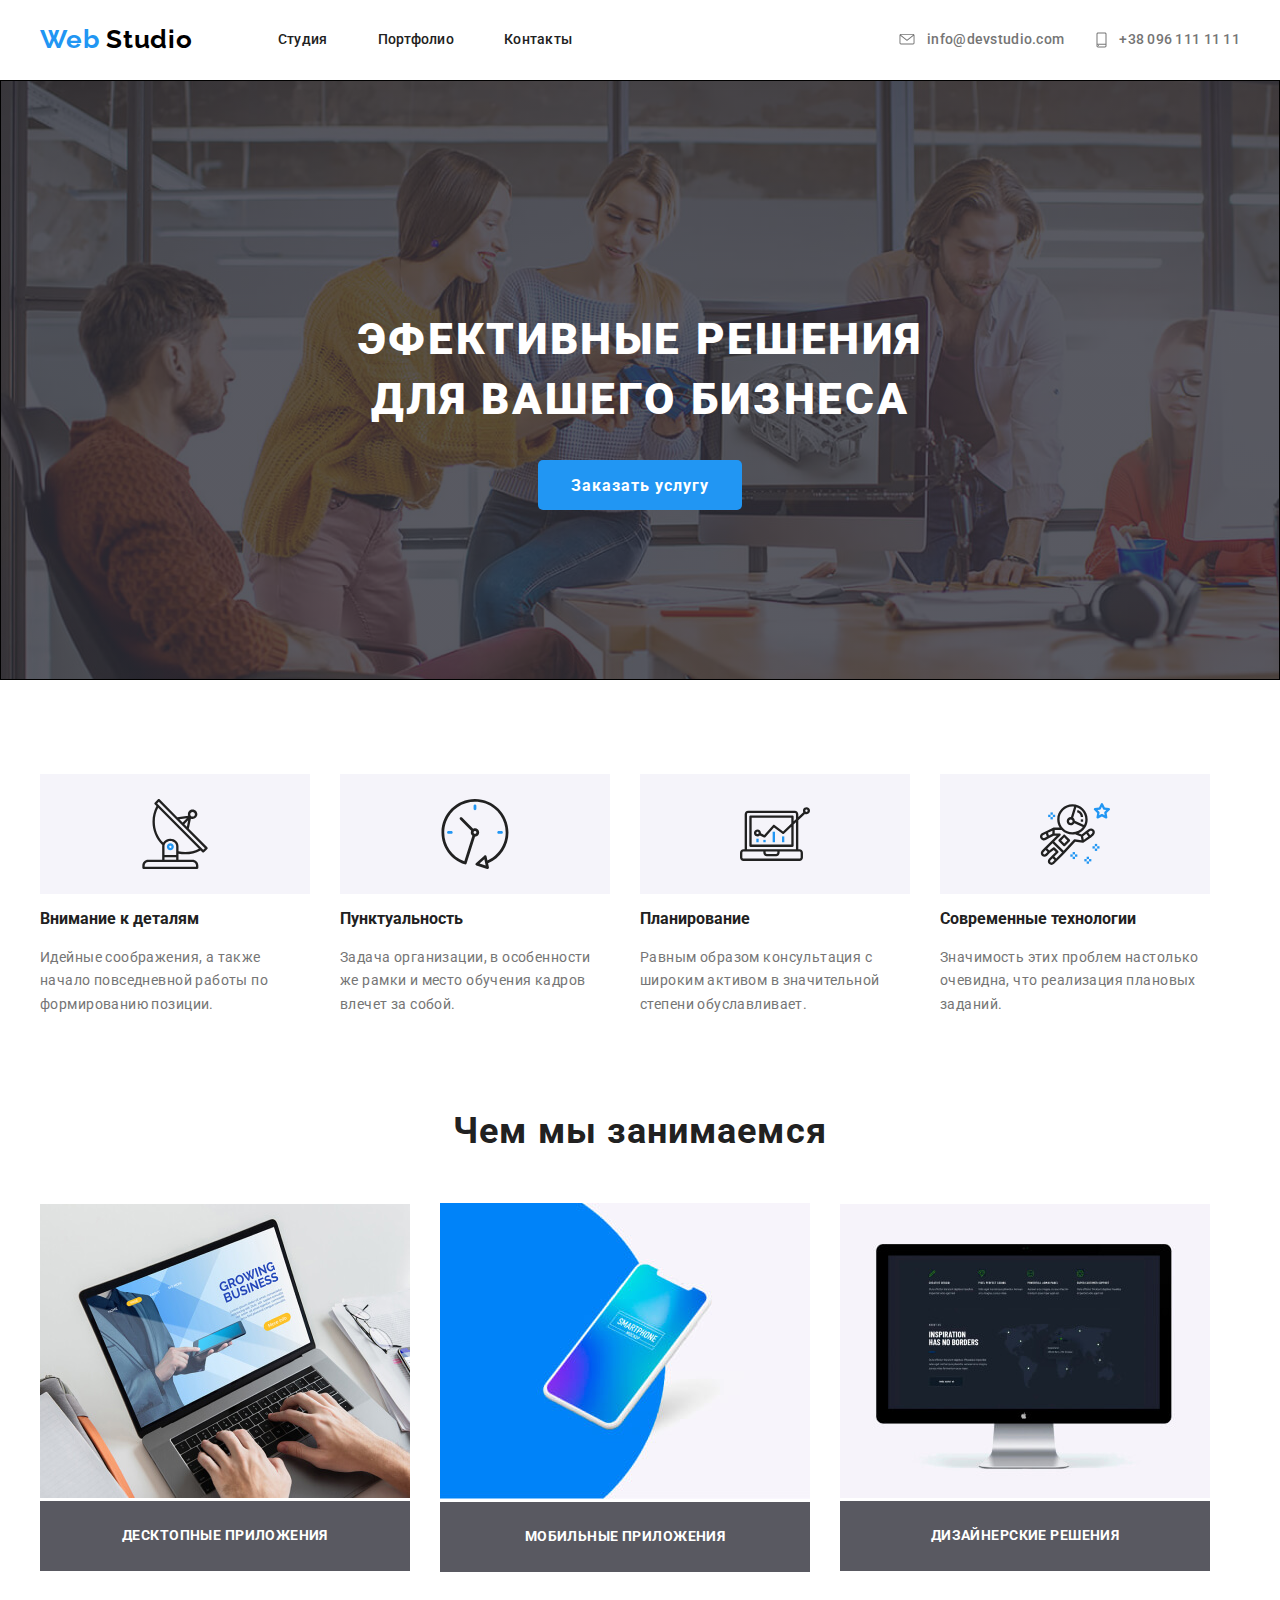
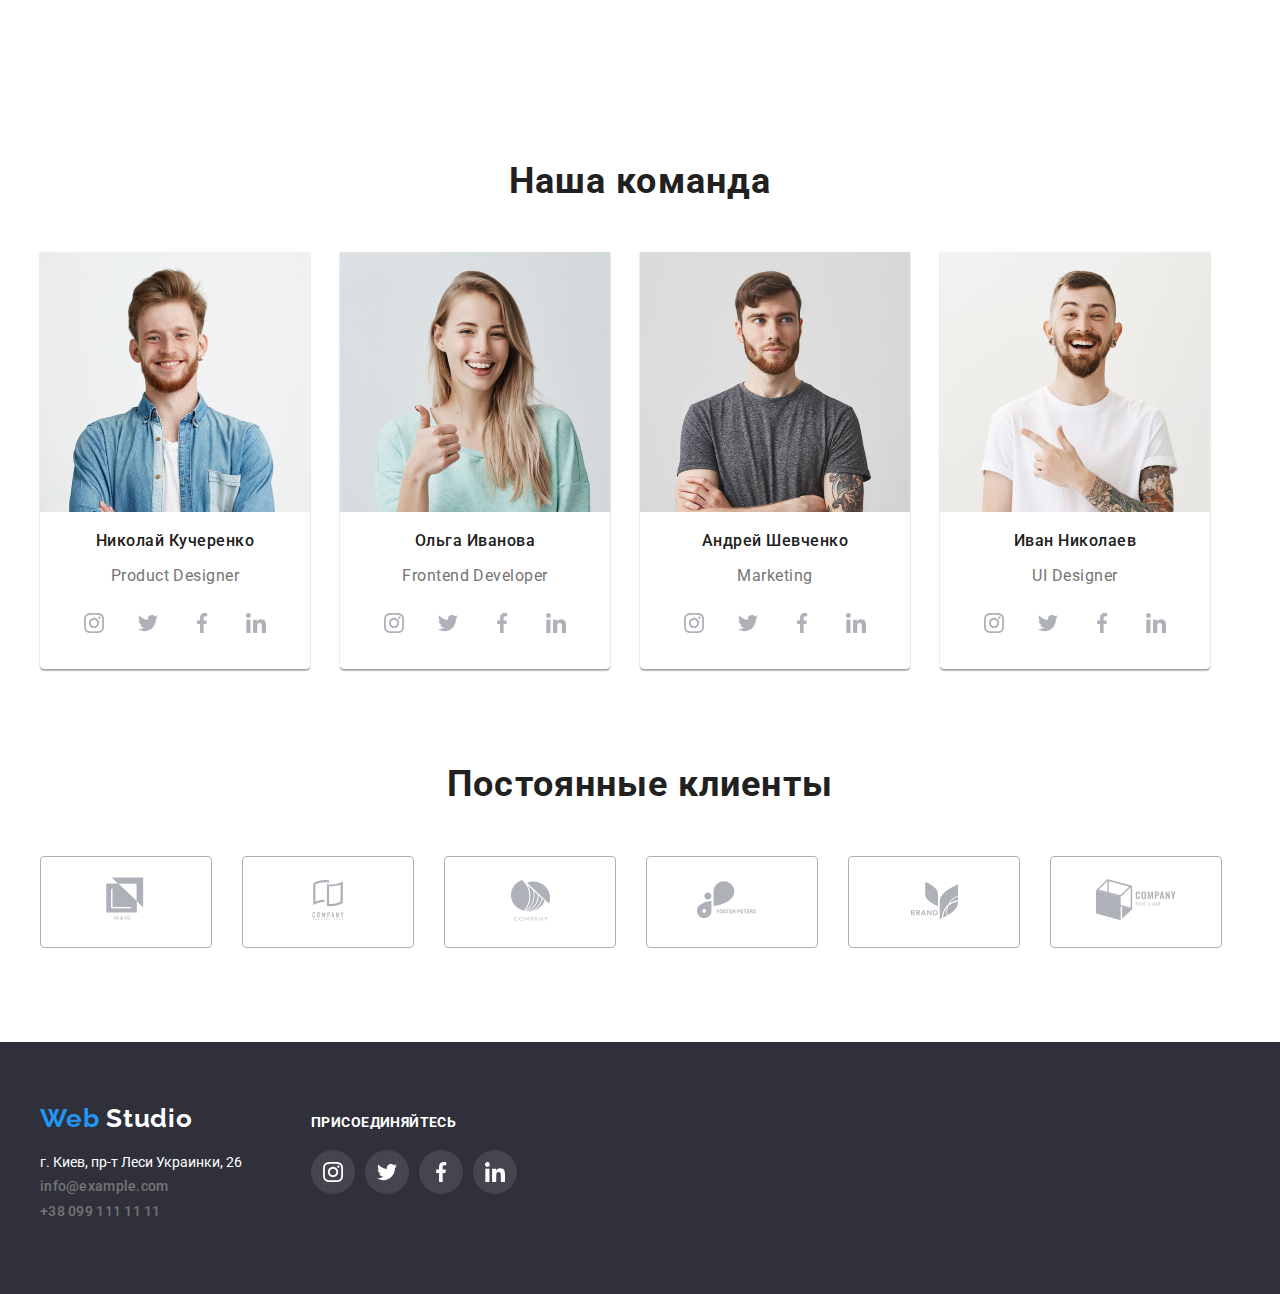
<file: index.html>
<!DOCTYPE html>
<html lang="ru">
  <head>
    <meta charset="UTF-8" />
    <meta name="viewport" content="width=device-width, initial-scale=1.0" />
    <title>Module 3</title>
    <link
      href="https://fonts.googleapis.com/css2?family=Raleway:wght@700&family=Roboto:wght@100;400;500;700&display=swap"
      rel="stylesheet"
    />
    <link rel="stylesheet" href="./styles/common.css" />
    <link rel="stylesheet" href="./styles/main.css" />
    <link rel="stylesheet" href="./styles/normalize.css" />
  </head>
  <body>

<!-- Header -->

    <header class="header">
      <div class="container">
        <nav class="navigation">
          <a class="logo link" href="index.html">
            <span class="logo-part">Web</span> Studio</a>
          <ul class="navigation-list list margin-zero">
            <li class="navigation-list-item">
              <a class="navigation-list-link link" href="./index.html"
                >Студия</a>
            </li>
            <li class="navigation-list-item">
              <a class="navigation-list-link link" href="./portfolio.html"
                >Портфолио</a>
            </li>
            <li class="navigation-list-item">
              <a class="navigation-list-link link" href="">Контакты</a>
            </li>
          </ul>
        </nav>
        <ul class="list margin-zero">
          <li class="contacts-item">
            <address>
              <a class="contacts-link" href="mailto:info@devstudio.com">
                <svg class="link-svg" width="20" height="15">
                  <use href="./Images/sprite.svg#icon-envelope"></use>
                </svg>info@devstudio.com</a>
            </address>
          </li>
          <li class="contacts-item">
            <address>
              <a class="contacts-link" href="tel:+380961111111"
                >
                <svg class="link-svg" width="15" height="20">
                  <use href="./Images/sprite.svg#icon-smartphone"></use>
                </svg>+38 096 111 11 11</a>
            </address>
          </li>
        </ul>
      </div>
    </header>

<!-- Main -->

    <main class="main">
      <section class="hero">
        <h1 class="main-title">
          Эфективные решения <br />
          для вашего бизнеса
        </h1>
        <button class="button-primary">
          Заказать услугу
        </button>
      </section>
      <section class="container mar-bot-container">
        <h2 hidden>Почему мы лучшие?</h2>
        <ul class="feature-list margin-zero">
          <li class="feature-list-item">
            <div class="feature-list-link">
              <svg class="feature-list-svg" width="70" height="70">
                <use href="./Images/sprite.svg#icon-antenna"></use>
              </svg>
              <!-- <img class="feature-list-img" src="./Images/antenna.svg" alt="Антенна" /> -->
            </div>
            <h3 class="feature-list-header">Внимание к деталям</h3>
            <p class="feature-list-text margin-zero">
              Идейные соображения, а также </br> начало повседневной работы по </br>
              формированию позиции.
            </p>
          </li>
          <li class="feature-list-item">
            <div class="feature-list-link">
              <svg class="feature-list-svg" width="70" height="70">
                <use href="./Images/sprite.svg#icon-clock"></use>
              </svg>
              <!-- <img class="feature-list-img" src="./Images/clock.svg" alt="Часы" /> -->
            </div>
            <h3 class="feature-list-header">Пунктуальность</h3>
            <p class="feature-list-text margin-zero">
              Задача организации, в особенности </br> же рамки и место обучения кадров </br>
              влечет за собой.
            </p>
          </li>
          <li class="feature-list-item">
            <div class="feature-list-link">
              <svg class="feature-list-svg" width="70" height="70">
                <use href="./Images/sprite.svg#icon-diagram"></use>
              </svg>
              <!-- <img class="feature-list-img" src="./Images/diagram.svg" alt="Диаграмма" /> -->
            </div>
            <h3 class="feature-list-header">Планирование</h3>
            <p class="feature-list-text margin-zero">
              Равным образом консультация с </br> широким активом в значительной </br>
              степени обуславливает.
            </p>
          </li>
          <li class="feature-list-item">
            <div class="feature-list-link">
              <svg class="feature-list-svg" width="70" height="70">
                <use href="./Images/sprite.svg#icon-astronaut"></use>
              </svg>
              <!-- <img class="feature-list-img" src="./Images/Group.svg" alt="Технологии" /> -->
            </div>
            <h3 class="feature-list-header">Современные технологии</h3>
            <p class="feature-list-text margin-zero">
              Значимость этих проблем настолько </br> очевидна, что реализация
              плановых </br> заданий.
            </p>
          </li>
        </ul>
      </section>

<!-- What we do -->

      <section class="container">
        <h2 class="what-we-do">Чем мы занимаемся</h2>
        <ul class="list margin-zero what-do-we-do-list">
          <li class="what-we-do-list">
            <img src="./Images/Desktop-app.jpg" alt="Десктопные приложения" />
            <p class="margin-zero what-we-do-link">
              <b class="what-we-do-description">Десктопные приложения</b>
            </p>
          </li>
          <li class="what-we-do-list">
            <img src="./Images/Mobile-app.jpg" alt="Мобильные приложения" />
            <p class="margin-zero what-we-do-link">
              <b class="what-we-do-description">Мобильные приложения</b>
            </p>
          </li>
          <li class="what-we-do-list">
            <img
              src="./Images/Design-decision.jpg"
              alt="Дизайнерские решения"
            />
            <p class="margin-zero what-we-do-link">
              <b class="what-we-do-description">Дизайнерские решения</b>
            </p>
          </li>
        </ul>
      </section>

      <!-- Team -->
      
      <section class="container mar-bot-container">
        <h2 class="team">Наша команда</h2>
        <ul class="list margin-zero team-photo-block">
                      <li class="team-contacts">
                        <img src="./Images/teammate-1.jpg" alt="Teammate-1" />
                        <h3 class="teammate">Николай Кучеренко</h3>
                        <p class="team-position">Product Designer</p>
                        <ul class="team-social-links margin-zero">
                          <li class="team-social-links-item">
                            <a href="" class="social-icons-link-svg">
                              <svg class="social-icons-svg">
                                <use href="./Images/sprite.svg#icon-instagram"></use>
                              </svg>
                            </a>
                          </li>
                          <li class="team-social-links-item">
                            <a href="" class="social-icons-link-svg">
                              <svg class="social-icons-svg social-link-item-svg">
                                <use href="./Images/sprite.svg#icon-twitter"></use>
                              </svg>
                            </a>
                          </li>
                          <li class="team-social-links-item">
                            <a href="" class="social-icons-link-svg">
                              <svg class="social-icons-svg">
                                <use href="./Images/sprite.svg#icon-facebook"></use>
                              </svg>
                            </a>
                          </li>
                          <li class="team-social-links-item">
                            <a href="" class="social-icons-link-svg">
                              <svg class="social-icons-svg">
                                <use href="./Images/sprite.svg#icon-linkedin"></use>
                              </svg>
                            </a>
                          </li>
                        </ul>
                      </li>
                      <li class="team-contacts">
                        <img src="./Images/teammate-2.jpg" alt="Teammate-2" />
                        <h3 class="teammate">Ольга Иванова</h3>
                        <p class="team-position">Frontend Developer</p>
                        <ul class="team-social-links margin-zero">
                          <li class="team-social-links-item">
                            <a href="" class="social-icons-link-svg">
                              <svg class="social-icons-svg">
                                <use href="./Images/sprite.svg#icon-instagram"></use>
                              </svg>
                            </a>
                          </li>
                          <li class="team-social-links-item">
                            <a href="" class="social-icons-link-svg">
                              <svg class="social-icons-svg">
                                <use href="./Images/sprite.svg#icon-twitter"></use>
                              </svg>
                            </a>
                          </li>
                          <li class="team-social-links-item">
                            <a href="" class="social-icons-link-svg">
                              <svg class="social-icons-svg">
                                <use href="./Images/sprite.svg#icon-facebook"></use>
                              </svg>
                            </a>
                          </li>
                          <li class="team-social-links-item">
                            <a href="" class="social-icons-link-svg">
                              <svg class="social-icons-svg">
                                <use href="./Images/sprite.svg#icon-linkedin"></use>
                              </svg>
                            </a>
                          </li>
                        </ul>
                      </li>
            <li class="team-contacts">
              <img src="./Images/teammate-3.jpg" alt="Teammate-3" />
              <h3 class="teammate">Андрей Шевченко</h3>
              <p class="team-position">Marketing</p>
              <ul class="team-social-links margin-zero">
                <li class="team-social-links-item">
                            <a href="" class="social-icons-link-svg">
                              <svg class="social-icons-svg">
                                <use href="./Images/sprite.svg#icon-instagram"></use>
                              </svg>
                  </a>
                </li>
                <li class="team-social-links-item">
                  <a href="" class="social-icons-link-svg">
                    <svg class="social-icons-svg">
                      <use href="./Images/sprite.svg#icon-twitter"></use>
                    </svg>
                  </a>
                </li>
                <li class="team-social-links-item">
                  <a href="" class="social-icons-link-svg">
                    <svg class="social-icons-svg">
                      <use href="./Images/sprite.svg#icon-facebook"></use>
                    </svg>
                  </a>
                </li>
                <li class="team-social-links-item">
                  <a href="" class="social-icons-link-svg">
                    <svg class="social-icons-svg">
                      <use href="./Images/sprite.svg#icon-linkedin"></use>
                    </svg>
                  </a>
                </li>
              </ul>
            </li>
            <li class="team-contacts">
              <img src="./Images/teammate-4.jpg" alt="Teammate-4" />
              <h3 class="teammate">Иван Николаев</h3>
              <p class="team-position">UI Designer</p>
              <ul class="team-social-links margin-zero">
                <li class="team-social-links-item">
                            <a href="" class="social-icons-link-svg">
                              <svg class="social-icons-svg">
                                <use href="./Images/sprite.svg#icon-instagram"></use>
                              </svg>
                  </a>
                </li>
                <li class="team-social-links-item">
                  <a href="" class="social-icons-link-svg">
                    <svg class="social-icons-svg">
                      <use href="./Images/sprite.svg#icon-twitter"></use>
                    </svg>
                  </a>
                </li>
                <li class="team-social-links-item">
                  <a href="" class="social-icons-link-svg">
                    <svg class="social-icons-svg">
                      <use href="./Images/sprite.svg#icon-facebook"></use>
                    </svg>
                  </a>
                </li>
                <li class="team-social-links-item">
                  <a href="" class="social-icons-link-svg">
                    <svg class="social-icons-svg">
                      <use href="./Images/sprite.svg#icon-linkedin"></use>
                    </svg>
                  </a>
                </li>
              </ul>
            </li>
        </ul>
      </section>

<!-- Clients -->

      <section class="container">
        <h2 class="clients-title">Постоянные клиенты</h2>
        <ul class="list margin-zero">
          <li class="clients-container-item">
              <a href="">
                <svg class="client-icon-svg" width="45" height="50">
                  <use href="./Images/sprite.svg#icon-company-1"></use>
                </svg>
                </a>
          </li>
          <li class="clients-container-item">
            <a href="">
              <svg class="client-icon-svg" width="40" height="52">
                <use href="./Images/sprite.svg#icon-company-2"></use>
              </svg>
            </a>
          </li>
          <li class="clients-container-item">
            <a href="">
              <svg class="client-icon-svg" width="41" height="43">
                <use href="./Images/sprite.svg#icon-company-3"></use>
              </svg >
              </a>
          </li>
          <li class="clients-container-item">
            <a href="">
              <svg class="client-icon-svg" width="120" height="70">
                <use href="./Images/sprite.svg#icon-company-4"></use>
              </svg>
            </a>
          </li>
          <li class="clients-container-item">
            <a href=""> 
              <svg class="client-icon-svg" width="59" height="47">
                <use href="./Images/sprite.svg#icon-company-5"></use>
              </svg>
            </a>
          </li>
          <li class="clients-container-item">
            <a href="">
              <svg class="client-icon-svg" width="140" height="80">
                <use href="./Images/sprite.svg#icon-company-6"></use>
              </svg>
            </a>
          </li>
        </ul>
      </section>
    </main>

<!-- Footer -->

<footer class="footer">
  <div class="footer-container container">
    <div class="address-wrapper">
      <a href="index.html" class="logo-footer link">
        <span class="logo-part">Web</span> Studio</a>
      <ul class="footer-adress-list margin-zero">
        <li class="footer-address-list-item">
          <address class="address address-color">
            г. Киев, пр-т Леси Украинки, 26
          </address>
        </li>
        <li class="footer-address-list-item">
          <address>
            <a class="contacts-link link footer-adress-item" href="mailto:info@example.com">info@example.com</a>
          </address>
        </li>
        <li class="footer-address-list-item">
          <address>
            <a class="contacts-link link footer-adress-item" href="tel:+380991111111">+38 099 111 11 11</a>
          </address>
        </li>
      </ul>
    </div>
    <div class="join-us-social-links">
      <div class="join-us-item">
        <b class="join-us-text">присоединяйтесь</b>
      </div>
      <ul class="list margin-zero">
        <li class="social-icons-footer">
          <a class="social-icon-footer-link" href="#" aria-label="Instagram-icon">
            <svg class="social-icons-footer-svg">
              <use href="./Images/sprite.svg#icon-instagram-footer">
              </use>
            </svg>
            <!-- <img src="./Images/instagram-logo-footer.svg" alt="Instagram" /> -->
          </a>
        </li>
        <li class="social-icons-footer">
          <a class="social-icon-footer-link" href="#" aria-label="Twitter-icon">
            <svg class="social-icons-footer-svg">
              <use href="./Images/sprite.svg#icon-twitter-footer">
              </use>
            </svg>
            <!-- <img src="./Images/twitter-logo-footer.svg" alt="Twitter" /> -->
          </a>
        </li>
        <li class="social-icons-footer">
          <a class="social-icon-footer-link" href="#" aria-label="Facebook-icon">
            <svg class="social-icons-footer-svg">
              <use href="./Images/sprite.svg#icon-facebook-footer">
              </use>
            </svg>
            <!-- <img src="./Images/facebook-logo-footer.svg" alt="Facebok" /> -->
          </a>
        </li>
        <li class="social-icons-footer">
          <a class="social-icon-footer-link" href="#" aria-label="LinkedIn-icon">
            <svg class="social-icons-footer-svg">
              <use href="./Images/sprite.svg#icon-linkedin-footer">
              </use>
            </svg>
            <!-- <img src="./Images/linkedin-logo-footer.svg" alt="LinkedIn" /> -->
          </a>
        </li>
      </ul>
    </div>
  </div>
</footer>
  </body>
</html>
</file>
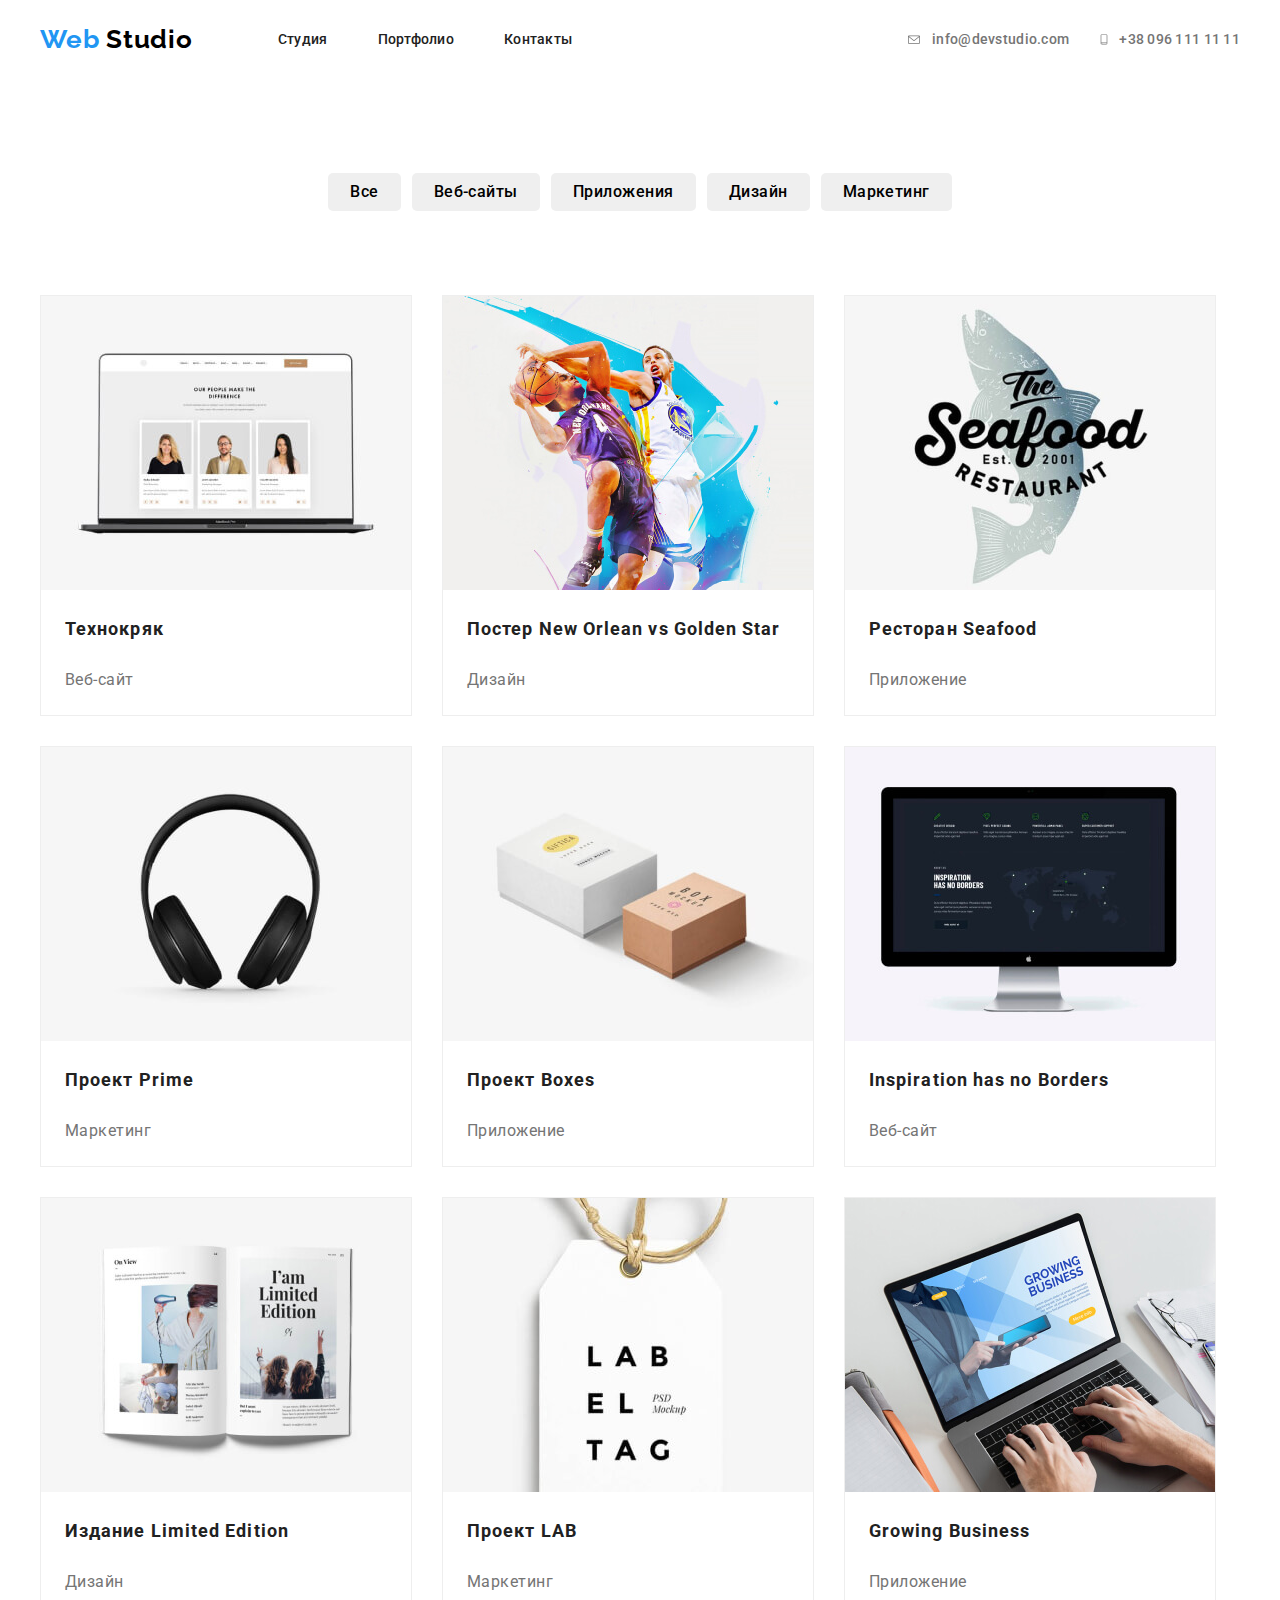
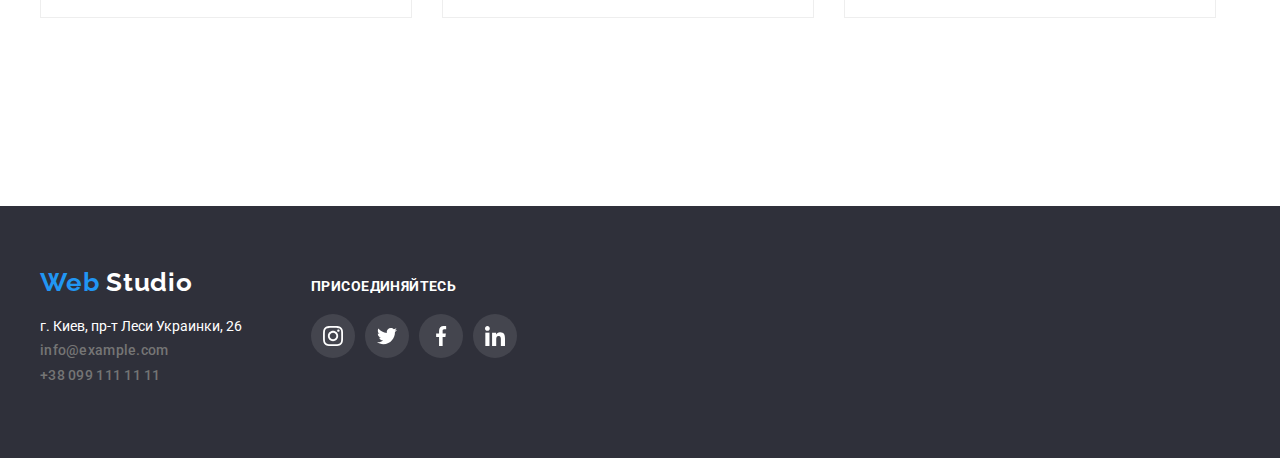
<file: portfolio.html>
<!DOCTYPE html>
<html lang="ru">
  <head>
    <meta charset="UTF-8" />
    <meta name="viewport" content="width=device-width, initial-scale=1.0" />
    <title>Module 3</title>
    <link
      href="https://fonts.googleapis.com/css2?family=Raleway:wght@700&family=Roboto:wght@100;400;500;700&display=swap"
      rel="stylesheet"
    />
    <link rel="stylesheet" href="./styles/common.css" />
    <link rel="stylesheet" href="./styles/main.css" />
    <link rel="stylesheet" href="./styles/normalize.css" />
  </head>

  <body>
    <!-- Header -->

    <header class="header">
      <div class="container">
        <nav class="navigation">
          <a class="logo link" href="index.html">
            <span class="logo-part">Web</span> Studio</a
          >
          <ul class="navigation-list list margin-zero">
            <li class="navigation-list-item">
              <a class="navigation-list-link link" href="./index.html"
                >Студия</a
              >
            </li>
            <li class="navigation-list-item">
              <a class="navigation-list-link link" href="./portfolio.html"
                >Портфолио</a
              >
            </li>
            <li class="navigation-list-item">
              <a class="navigation-list-link link" href="">Контакты</a>
            </li>
          </ul>
        </nav>
        <ul class="list margin-zero">
          <li class="contacts-item">
            <address>
              <a class="contacts-link link" href="mailto:info@devstudio.com">
                <svg class="link-svg" width="16" height="12">
                  <use href="./Images/sprite.svg#icon-envelope"></use></svg
                >info@devstudio.com</a
              >
            </address>
          </li>
          <li class="contacts-item">
            <address>
              <a class="contacts-link link" href="tel:+380961111111">
                <svg class="link-svg" width="10" height="15">
                  <use href="./Images/sprite.svg#icon-smartphone"></use></svg
                >+38 096 111 11 11</a
              >
            </address>
          </li>
        </ul>
      </div>
    </header>

    <!-- Main -->

    <main class="main services-list-container">
      <section>
        <div class="container">
          <h1 hidden>
            Список услуг
          </h1>
          <div class="what-do-we-do-buttons">
            <ul class="what-do-we-do margin-zero">
              <li class="what-we-do-buttons">
                <button type="button" class="button-secondary">Все</button>
              </li>
              <li class="what-we-do-buttons">
                <button type="button" class="button-secondary">
                  Веб-сайты
                </button>
              </li>
              <li class="what-we-do-buttons">
                <button type="button" class="button-secondary">
                  Приложения
                </button>
              </li>
              <li class="what-we-do-buttons">
                <button type="button" class="button-secondary">Дизайн</button>
              </li>
              <li class="what-we-do-buttons">
                <button type="button" class="button-secondary">
                  Маркетинг
                </button>
              </li>
            </ul>
          </div>

          <!-- Project samples -->

          <div>
            <h2 hidden>
              Примеры работ
            </h2>
            <ul class="list project-list margin-zero">
              <li class="project-list-item">
                <a class="link project-list-link" href=""
                  ><img
                    src="./Images/portfolio-images/technocrack.jpg"
                    alt="Веб сайт"
                  />
                  <h3 class="samples link">Технокряк</h3>
                  <p class="samples-description margin-zero">Веб-сайт</p>
                </a>
                <!-- <p class="samples-description-text margin-zero">
                          Технокряк это современная площадка распространения коронавируса.
                          Компании используют эту платформу для цифрового шпионажа и атак
                          на защищённые сервера конкурентов.
                        </p> -->
              </li>
              <li class="project-list-item">
                <a class="link project-list-link" href="">
                  <img src="./Images/portfolio-images/bball.jpg" alt="Постер" />
                  <h3 class="samples">Постер New Orlean vs Golden Star</h3>
                  <p class="samples-description margin-zero">Дизайн</p></a
                >
                <!-- <p class="samples-description-text">
                          Lorem ipsum dolor, sit amet consectetur adipisicing elit. Quas
                          deleniti commodi repellendus? Consequatur cum eius porro
                          cupiditate, harum excepturi!
                        </p> -->
              </li>
              <li class="project-list-item">
                <a class="link project-list-link" href="#">
                  <img
                    src="./Images/portfolio-images/seafood.jpg"
                    alt="Вывеска ресторана"
                  />
                  <h3 class="samples">Ресторан Seafood</h3>

                  <p class="samples-description margin-zero">Приложение</p></a
                >
                <!-- <p class="samples-description-text">
                          Lorem ipsum dolor, sit amet consectetur adipisicing elit. Quas
                          deleniti commodi repellendus? Consequatur cum eius porro
                          cupiditate, harum excepturi!
                        </p> -->
              </li>
              <li class="project-list-item">
                <a class="link project-list-link" href="#">
                  <img
                    src="./Images/portfolio-images/headphones.jpg"
                    alt="Наушники"
                  />
                  <h3 class="samples">Проект Prime</h3>
                  <p class="samples-description margin-zero">Маркетинг</p></a
                >
                <!-- <p class="samples-description-text">
                          Lorem ipsum dolor, sit amet consectetur adipisicing elit. Quas
                          deleniti commodi repellendus? Consequatur cum eius porro
                          cupiditate, harum excepturi!
                        </p> -->
              </li>
              <li class="project-list-item">
                <a class="link project-list-link" href="#">
                  <img
                    src="./Images/portfolio-images/boxes.jpg"
                    alt="Коробки"
                  />
                  <h3 class="samples">Проект Boxes</h3>
                  <p class="samples-description margin-zero">Приложение</p></a
                >
                <!-- <p class="samples-description-text">
                          Lorem ipsum dolor, sit amet consectetur adipisicing elit. Quas
                          deleniti commodi repellendus? Consequatur cum eius porro
                          cupiditate, harum excepturi!
                        </p> -->
              </li>
              <li class="project-list-item">
                <a class="link project-list-link" href="#">
                  <img src="./Images/portfolio-images/mac.jpg" alt="Монитор" />
                  <h3 class="samples">Inspiration has no Borders</h3>
                  <p class="samples-description margin-zero">Веб-сайт</p></a
                >
                <!-- <p class="samples-description-text">
                          Lorem ipsum dolor, sit amet consectetur adipisicing elit. Quas
                          deleniti commodi repellendus? Consequatur cum eius porro
                          cupiditate, harum excepturi!
                        </p> -->
              </li>
              <li class="project-list-item">
                <a class="link project-list-link" href="#">
                  <img src="./Images/portfolio-images/book.jpg" alt="Книга" />
                  <h3 class="samples">Издание Limited Edition</h3>
                  <p class="samples-description margin-zero">Дизайн</p></a
                >
                <!-- <p class="samples-description-text">
                          Lorem ipsum dolor, sit amet consectetur adipisicing elit. Quas
                          deleniti commodi repellendus? Consequatur cum eius porro
                          cupiditate, harum excepturi!
                        </p> -->
              </li>
              <li class="project-list-item">
                <a class="link project-list-link" href="#">
                  <img src="./Images/portfolio-images/tag.jpg" alt="Ярлык" />
                  <h3 class="samples">Проект LAB</h3>
                  <p class="samples-description margin-zero">Маркетинг</p></a
                >
                <!-- <p class="samples-description-text">
                          Lorem ipsum dolor, sit amet consectetur adipisicing elit. Quas
                          deleniti commodi repellendus? Consequatur cum eius porro
                          cupiditate, harum excepturi!
                        </p> -->
              </li>
              <li class="project-list-item">
                <a class="link project-list-link" href="#">
                  <img
                    src="./Images/portfolio-images/laptop.jpg"
                    alt="Ноутбук"
                  />
                  <h3 class="samples">Growing Business</h3>
                  <p class="samples-description margin-zero">Приложение</p></a
                >
                <!-- <p class="samples-description-text margin-zero">
                          Lorem ipsum dolor, sit amet consectetur adipisicing elit. Quas
                          deleniti commodi repellendus? Consequatur cum eius porro
                          cupiditate, harum excepturi!
                        </p> -->
              </li>
            </ul>
          </div>
        </div>
      </section>
    </main>

    <!-- Footer -->

    <footer class="footer">
      <div class="footer-container container">
        <div class="address-wrapper">
          <a href="index.html" class="logo-footer link">
            <span class="logo-part">Web</span> Studio</a
          >
          <ul class="footer-adress-list margin-zero">
            <li class="footer-address-list-item">
              <address class="address address-color">
                г. Киев, пр-т Леси Украинки, 26
              </address>
            </li>
            <li class="footer-address-list-item">
              <address>
                <a
                  class="contacts-link link footer-adress-item"
                  href="mailto:info@example.com"
                  >info@example.com</a
                >
              </address>
            </li>
            <li class="footer-address-list-item">
              <address>
                <a
                  class="contacts-link link footer-adress-item"
                  href="tel:+380991111111"
                  >+38 099 111 11 11</a
                >
              </address>
            </li>
          </ul>
        </div>
        <div class="join-us-social-links">
          <div class="join-us-item">
            <b class="join-us-text">присоединяйтесь</b>
          </div>
          <ul class="list margin-zero">
            <li class="social-icons-footer">
              <a
                class="social-icon-footer-link"
                href="#"
                aria-label="Instagram-icon"
              >
                <svg class="social-icons-footer-svg">
                  <use href="./Images/sprite.svg#icon-instagram-footer"></use>
                </svg>
                <!-- <img src="./Images/instagram-logo-footer.svg" alt="Instagram" /> -->
              </a>
            </li>
            <li class="social-icons-footer">
              <a
                class="social-icon-footer-link"
                href="#"
                aria-label="Twitter-icon"
              >
                <svg class="social-icons-footer-svg">
                  <use href="./Images/sprite.svg#icon-twitter-footer"></use>
                </svg>
                <!-- <img src="./Images/twitter-logo-footer.svg" alt="Twitter" /> -->
              </a>
            </li>
            <li class="social-icons-footer">
              <a
                class="social-icon-footer-link"
                href="#"
                aria-label="Facebook-icon"
              >
                <svg class="social-icons-footer-svg">
                  <use href="./Images/sprite.svg#icon-facebook-footer"></use>
                </svg>
                <!-- <img src="./Images/facebook-logo-footer.svg" alt="Facebok" /> -->
              </a>
            </li>
            <li class="social-icons-footer">
              <a
                class="social-icon-footer-link"
                href="#"
                aria-label="LinkedIn-icon"
              >
                <svg class="social-icons-footer-svg">
                  <use href="./Images/sprite.svg#icon-linkedin-footer"></use>
                </svg>
                <!-- <img src="./Images/linkedin-logo-footer.svg" alt="LinkedIn" /> -->
              </a>
            </li>
          </ul>
        </div>
      </div>
    </footer>
  </body>
</html>
</file>
<file: styles/common.css>
:root {
  --primary-text-color: #757575;
  --primary-title-color: #212121;
  --accent-color: #2196f3;
  --primary-white-color: #ffffff;
  --footer-background-color: #2f303a;
  --secondary-white-color: #f5f4fa;
  --main-black-color: #000000;
  --footer-links-color: rgba (255, 255, 255, 0.6);
  --link-background-color: rgba(47, 48, 58, 0.8);
}
html {
  box-sizing: border-box;
}
*,
*::before *::after {
  box-sizing: inherit;
}
</file>
<file: styles/main.css>
body {
  background-color: var(--primary-white-color);
  font-family: "Roboto", sans-serif;
  color: var(--primary-title-color);
  font-size: 14px;
}

  .link {
    text-decoration: none;
    display: block;
  }
  .list {
    list-style: none;
    display: flex;
    align-items: center;
    padding: 0px;
  }

  .h1.h2.h3 {
    margin: 0px;
  }

  .margin-zero {
    margin: 0px;
  }

  .img {
    display: block;
    max-width: 100%;
    height: auto;
  }

  .main {
    margin-bottom: 94px;
  }

  .container {
    width: 1200px;
    padding-left: 15px;
    padding-right: 15px;
    margin-left: auto;
    margin-right: auto;
  }

  .header .container {
    display: flex;
    justify-content: space-between;
  }

  .logo {
    font-family: Raleway;
    font-style: normal;
    font-weight: 700;
    font-size: 26px;
    line-height: 1.19;
    letter-spacing: 0.03em;
    color: var(--main-black-color);
    margin-right: 85px;
    padding-top: 24px;
    padding-bottom: 25px;
  }
  .logo-part {
    font-family: Raleway;
    font-style: normal;
    font-weight: 700;
    font-size: 26px;
    line-height: 1.19;
    letter-spacing: 0.03em;
    color: var(--accent-color);
  }
  .navigation {
    display: flex;
    align-items: center;
  }

  .navigation-list {
    display: flex;
  }
  .navigation-list-item:not(:last-child) {
    margin-right: 50px;
  }
  .navigation-list-link {
    font-weight: 500;
    font-size: 14px;
    line-height: 1.14;
    letter-spacing: 0.02em;
    color: var(--primary-title-color);
    padding-top: 32px;
    padding-bottom: 32px;
  }

  .navigation-list-link:hover,
  .navigation-list-link:focus {
    color: var(--accent-color);
  }


  .contacts-link {
    display: flex;
    align-items: center;
    font-style: normal;
    font-weight: 500;
    font-size: 14px;
    line-height: 1.14;
    letter-spacing: 0.02em;
    text-decoration: none;
    color: var(--primary-text-color);
  }





  .contacts-item:not(:last-child) {
    margin-right: 30px;
  }

  .contacts-link:hover,
  .contacts-link:focus {
    color: var(--accent-color);
  }




  .link-svg {
    margin-right: 10px;
    fill: currentColor;
  }

  .hero {
    max-width: 1600px;
    background-image: linear-gradient(
        to bottom,
        rgba(47, 48, 58, 0.8),
        rgba(47, 48, 58, 0.8)
      ),
      url(../Images/Header.jpg);
    /* background-color: rgb(70, 75, 75); */
    border: 1px solid #000000;
    box-sizing: border-box;
    height: 600px;
    text-align: center;
    padding-top: 200px;
  }
  .main-title {
    font-weight: 900;
    font-size: 44px;
    line-height: 1.36;
    text-align: center;
    letter-spacing: 0.06em;
    text-transform: uppercase;
    color: var(--primary-white-color);
    margin-bottom: 30px;
  }
  .button-primary {
    font-family: Roboto;
    font-style: normal;
    font-weight: 700;
    font-size: 16px;
    line-height: 1.88;
    display: inline-block;
    align-items: center;
    text-align: center;
    letter-spacing: 0.06em;
    color: #ffffff;
    border-radius: 5px;
    background-color: var(--accent-color);
    min-width: 200px;
    height: 50px;
    border: 1px solid transparent;
    padding: 10px 32px;
    margin-left: auto;
    margin-right: auto;
  }

  /* Why are we */

  .mar-bot-container {
    padding-bottom: 94px;
    padding-top: 94px;
  }
  .feature-list {
    display: flex;
    list-style: none;
    padding: 0px;
  }
  .feature-list-link {
    width: 270px;
    height: 120px;
    background-color: var(--secondary-white-color);
  }
  .feature-list-svg {
    padding: 25px 100px;
  }
  .feature-list-item:not(:last-child) {
    margin-right: 30px;
  }
}
.feature-list-header {
  font-weight: bold;
  font-size: 14px;
  line-height: 16px;
  letter-spacing: 0.03em;
  text-transform: uppercase;
}

.feature-list-icon-svg {
  display: inline-flex;
  align-items: center;
  justify-items: center;
  width: 70px;
  height: 70px;
}

.feature-list-text {
  font-weight: 400;
  font-size: 14px;
  line-height: 1.71;
  letter-spacing: 0.03em;
  color: var(--primary-text-color);
}
.what-we-do {
  font-weight: 700;
  font-size: 36px;
  line-height: 1.16;
  text-align: center;
  letter-spacing: 0.03em;
  color: var(--primary-title-color);
  margin-top: 0px;
  margin-bottom: 50px;
  /* margin: 0px; */
}

.what-we-do-list:not(:last-child) {
  margin-right: 30px;
}
.what-we-do-description {
  font-weight: 700;
  font-weight: bold;
  font-size: 14px;
  line-height: 1.14;
  text-align: center;
  letter-spacing: 0.03em;
  text-transform: uppercase;
  padding: 27px;
  display: block;
  color: var(--primary-white-color);
}
.what-we-do-link {
  width: 370px;
  height: 70px;
  background-color: var(--link-background-color);
  text-align: center;
}

/* Team */

.team-contacts:not(:last-child) {
  margin-right: 30px;
}

.team-contacts {
  box-shadow: 0px 2px 1px rgba(0, 0, 0, 0.2), 0px 1px 1px rgba(0, 0, 0, 0.14),
    0px 1px 3px rgba(0, 0, 0, 0.12);
  border-radius: 0px 0px 4px 4px;
}

.team-social-links {
  display: flex;
  list-style: none;
  padding: 0px;
  justify-content: center;
  margin-bottom: 24px;
}


.team-social-links-item:not(:last-child) {
  margin-right: 10px;
}


.social-icons-link-svg {
  display: flex;
  align-items: center;
  justify-content: center;
  width: 44px;
  height: 44px;
  border-radius: 50%;
}

 .social-icons-svg {
  width: 20px;
  height: 20px;
  fill: #afb1b8;
}

.social-icons-link-svg:hover,
.social-icons-link-svg:focus {
  background-color: var(--accent-color);
}

.social-icons-link-svg:hover .social-icons-svg,
.social-icons-link-svg:focus .social-icons-svg {
  fill: var(--primary-white-color);
}



.team {
  font-weight: 700;
  font-size: 36px;
  line-height: 1.17;
  text-align: center;
  letter-spacing: 0.03em;
  color: var(--primary-title-color);
  margin-top: 94px;
  margin-bottom: 50px;
}
.teammate {
  font-weight: 500;
  font-size: 16px;
  line-height: 1.19;
  text-align: center;
  letter-spacing: 0.03em;
  color: var(--primary-title-color);
  margin-bottom: 16px;
}
.team-position {
  font-weight: normal;
  font-size: 16px;
  line-height: 1.19;
  text-align: center;
  letter-spacing: 0.03em;
  color: var(--primary-text-color);
}

/* Clients */

.clients-title {
  font-weight: 700;
  font-size: 36px;
  line-height: 1.17;
  text-align: center;
  letter-spacing: 0.03em;
  color: var(--primary-title-color);
  margin-bottom: 50px;
  margin-top: 0px;
}

.clients-container-item {
  display: flex;
  border: solid 1px;
  width: 170px;
  height: 90px;
  justify-content: center;
  align-items: center;
  border-color: #afb1b8;
  border-radius: 4px;
}

.clients-container-item:not(:last-child) {
  margin-right: 30px;
}

.clients-container-item:hover,
.clients-container-item:focus {
border-color: var(--accent-color);
}

.client-icon-svg {
  fill: #afb1b8;
}


.clients-container-item:hover .client-icon-svg,
.clients-container-item:focus .client-icon-svg {
  fill: var(--accent-color);
}

.clients-marg {
  margin-bottom: 94px;
}

/* Footer */

.footer {
  height: 252px;
  background-color: var(--footer-background-color);
  display: flex;
}

.footer-container {
  display: flex;
  align-items: baseline;
}

.address-wrapper {
  display: block;
  align-items: baseline;
  padding-top: 60px;
  padding-bottom: 60px;
}

.logo-footer {
  font-family: Raleway;
  font-style: normal;
  font-weight: 700;
  font-size: 26px;
  line-height: 1.19;
  letter-spacing: 0.03em;
  color: var(--primary-white-color);
  margin-bottom: 20px;
}

.join-us-item {
  padding-bottom: 20px;
}
.footer-adress-list {
  padding: 0px;
  list-style: none;
}

.footer-address-list-item:not(:last-child) {
  padding-bottom: 9px;
}
.address-color {
  color: #ffffff;
}
.join-us-text {
  font-weight: bold;
  font-size: 14px;
  line-height: 16px;
  letter-spacing: 0.03em;
  text-transform: uppercase;
  color: #ffffff;
  padding-bottom: 20px;
}
.join-us-social-links {
  padding-top: 72px;
  padding-bottom: 100px;
  padding-left: 69px;
}

.social-icon-footer-link:hover,
.social-icon-footer-link:focus {
  background-color: var(--accent-color);
}

.social-icons-footer:not(:last-child) {
  margin-right: 10px;
}

.social-icon-footer-link {
  display: flex;
  justify-content: center;
  align-items: center;
  width: 44px;
  height: 44px;
  border-radius: 50%;
  background-color: rgba(255, 255, 255, 0.1);
}

.social-icons-footer-svg {
  fill: #ffffff;
  width: 20px;
  height: 20px;
  
}

/* Portfolio */

.header-portfolio {
  padding-bottom: 93px;
}

.services-list-container {
  padding-bottom: 94px;
}

.what-do-we-do {
  justify-content: center;
  align-items: center;
  padding: 0px;
  margin-bottom: 50px;
}

.what-do-we-do-buttons {
  display: flex;
  justify-content: center;
  padding-top: 93px;
  margin-bottom: 34px;
}

.what-we-do-buttons {
  display: inline-block;
  justify-content: center;
  align-items: center;
  border-color: #afb1b8;
  margin: 0px;
}


.what-we-do-buttons:not(:last-child) {
  margin-right: 8px;
}

.button-secondary {
  height: 38px;
  padding: 6px 22px;
  border: none;
  border-radius: 5px;
  font-family: Roboto;
  font-style: normal;
  font-weight: 500;
  font-size: 16px;
  line-height: 1.62;
  text-align: center;
  letter-spacing: 0.03em;
}

.button-secondary:hover,
.button-secondary:focus {
  color: var(--primary-white-color);
  background-color: var(--accent-color);
  box-shadow: 0px 2px 2px rgba(0, 0, 0, 0.12), 0px 1px 2px rgba(0, 0, 0, 0.08),
    0px 3px 1px rgba(0, 0, 0, 0.1);
}

.services-list {
  justify-content: center;
  align-items: center;
}

.project-list {
  flex-wrap: wrap;
  padding: 0px;
}

.project-list-item:not(:nth-child(3n + 3)) {
  margin-right: 30px;
}
.project-list-item:not(:nth-last-child(-n + 3)) {
  margin-bottom: 30px;
}

.project-list-link {
  background: #ffffff;
  border: 1px solid #eeeeee;
  box-sizing: border-box;
  /* box-shadow: 1px 4px 6px rgba(0, 0, 0, 0.16), 0px 4px 4px rgba(0, 0, 0, 0.06), 0px 1px 1px rgba(0, 0, 0, 0.12); */
}

.project-list-link:hover {
  /* color: var(--accent-color); */
  box-shadow: 1px 4px 6px rgba(0, 0, 0, 0.16), 0px 4px 4px rgba(0, 0, 0, 0.06),
    0px 1px 1px rgba(0, 0, 0, 0.12);
}

.samples {
  font-weight: 700;
  font-size: 18px;
  line-height: 2;
  letter-spacing: 0.06em;
  color: var(--primary-title-color);
  margin-left: 24px;
}
.samples-description {
  font-weight: normal;
  font-size: 16px;
  line-height: 1.87;
  letter-spacing: 0.03em;
  color: var(--primary-text-color);
  margin-left: 24px;
  margin-bottom: 20px;
}
.samples-description-text {
  font-weight: normal;
  font-size: 18px;
  line-height: 1.55;
  letter-spacing: 0.03em;
  color: var(--primary-white-color);
}
.address {
  font-style: normal;
}
.join-us {
  font-weight: 700;
  font-size: 14px;
  line-height: 1.14;
  letter-spacing: 0.03em;
  text-transform: uppercase;
  color: var(--primary-white-color);
}
</file>
